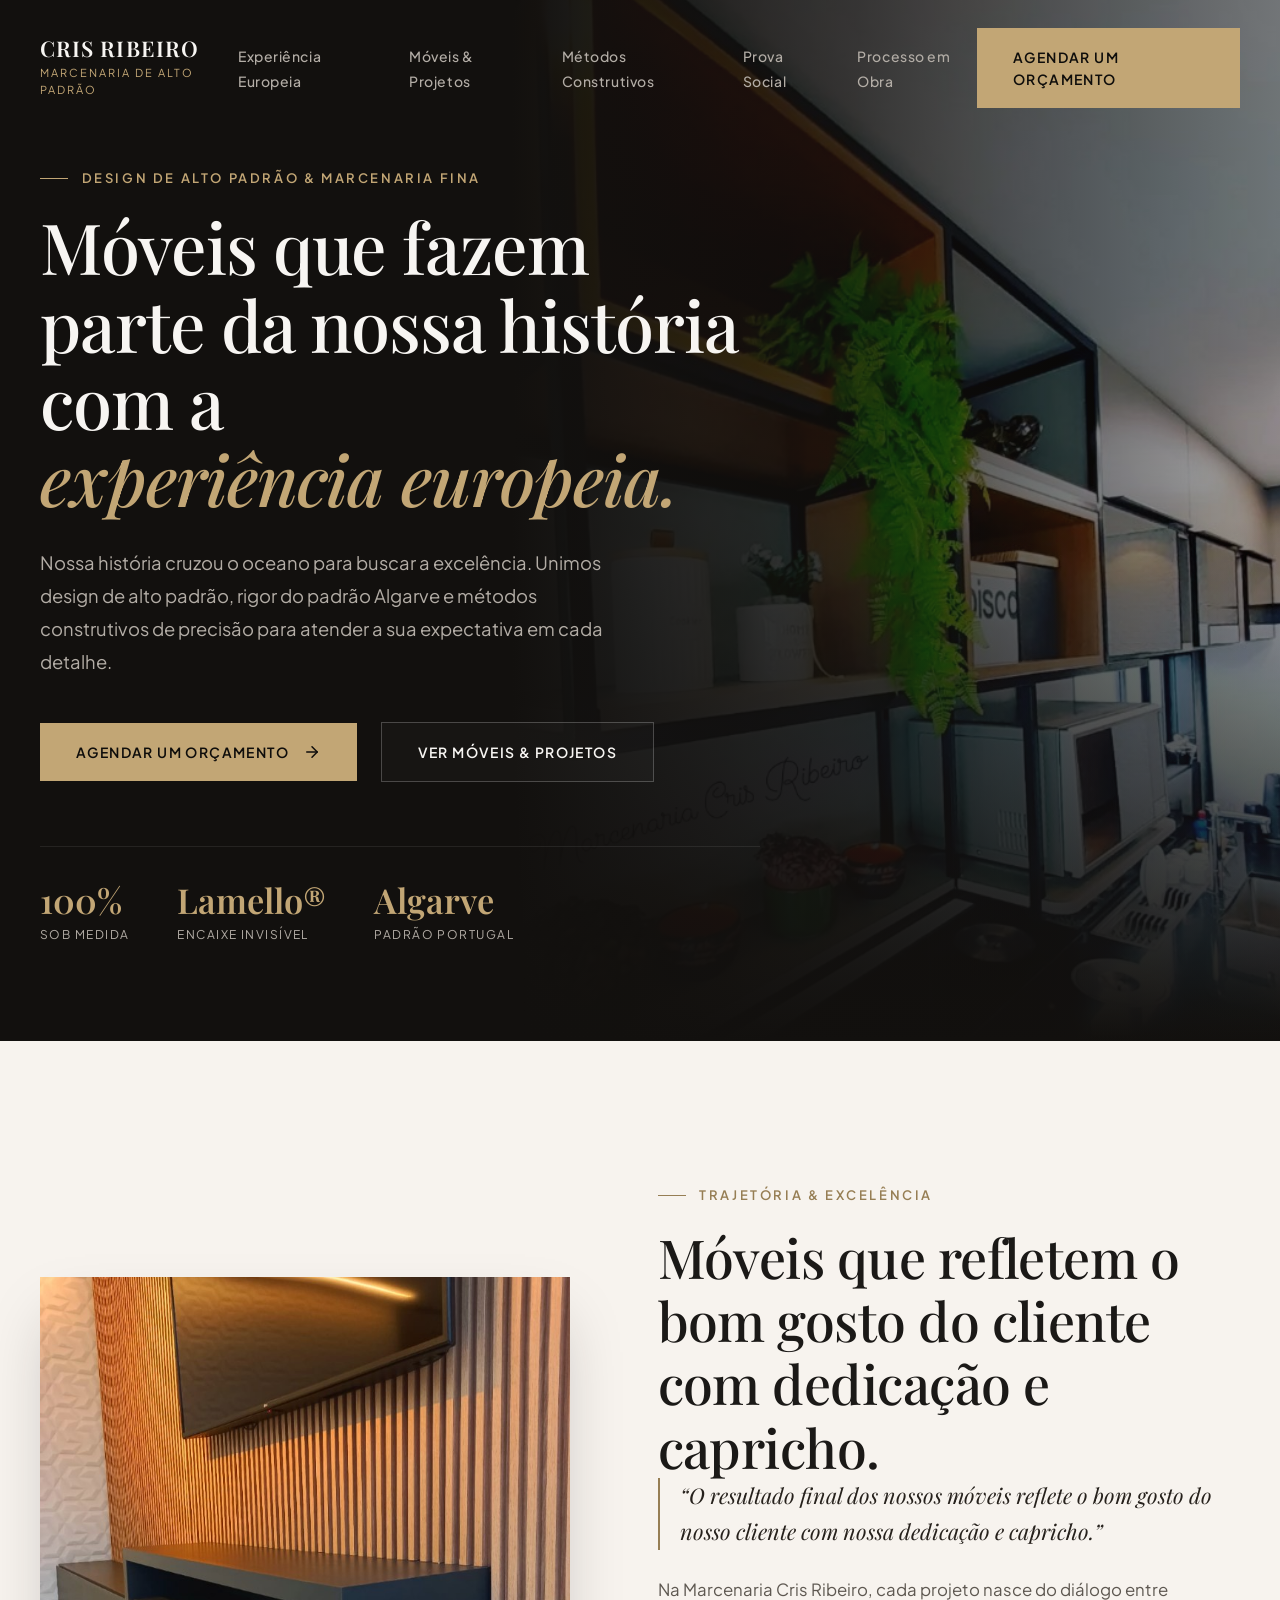
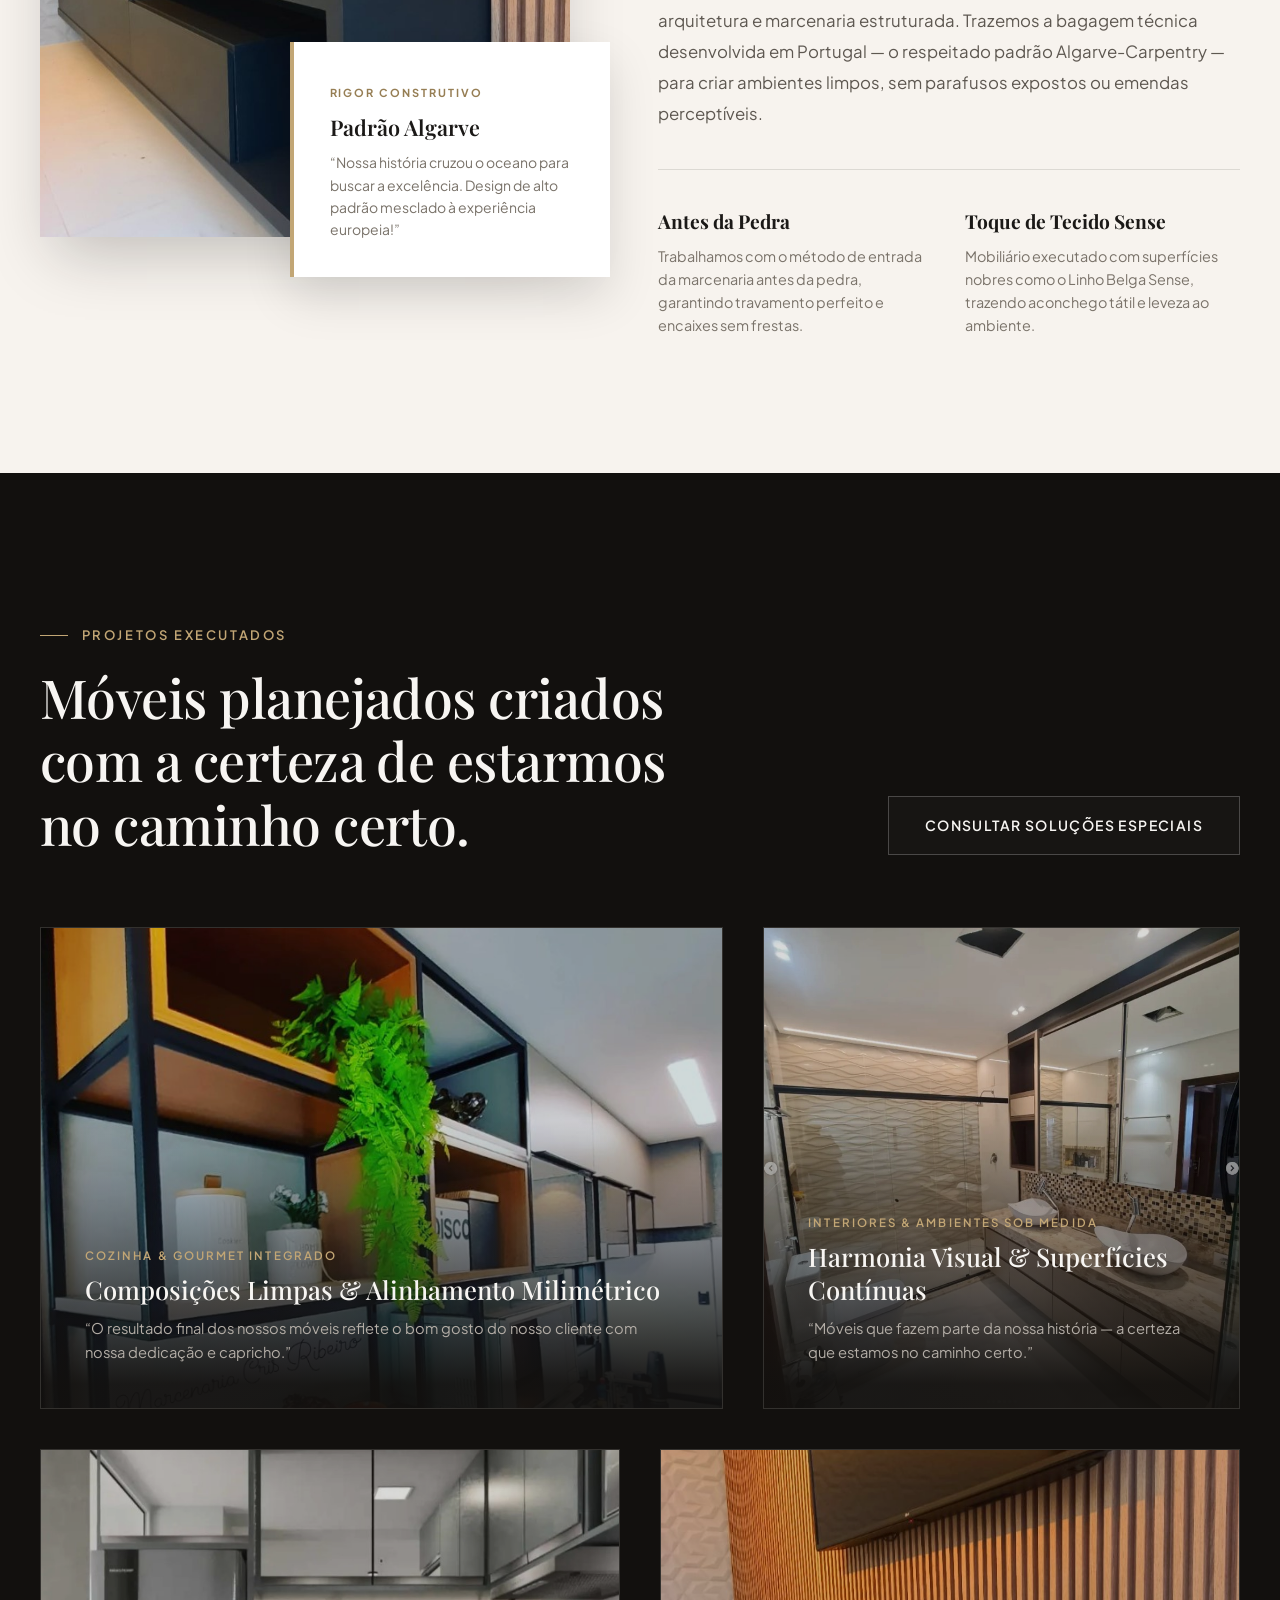
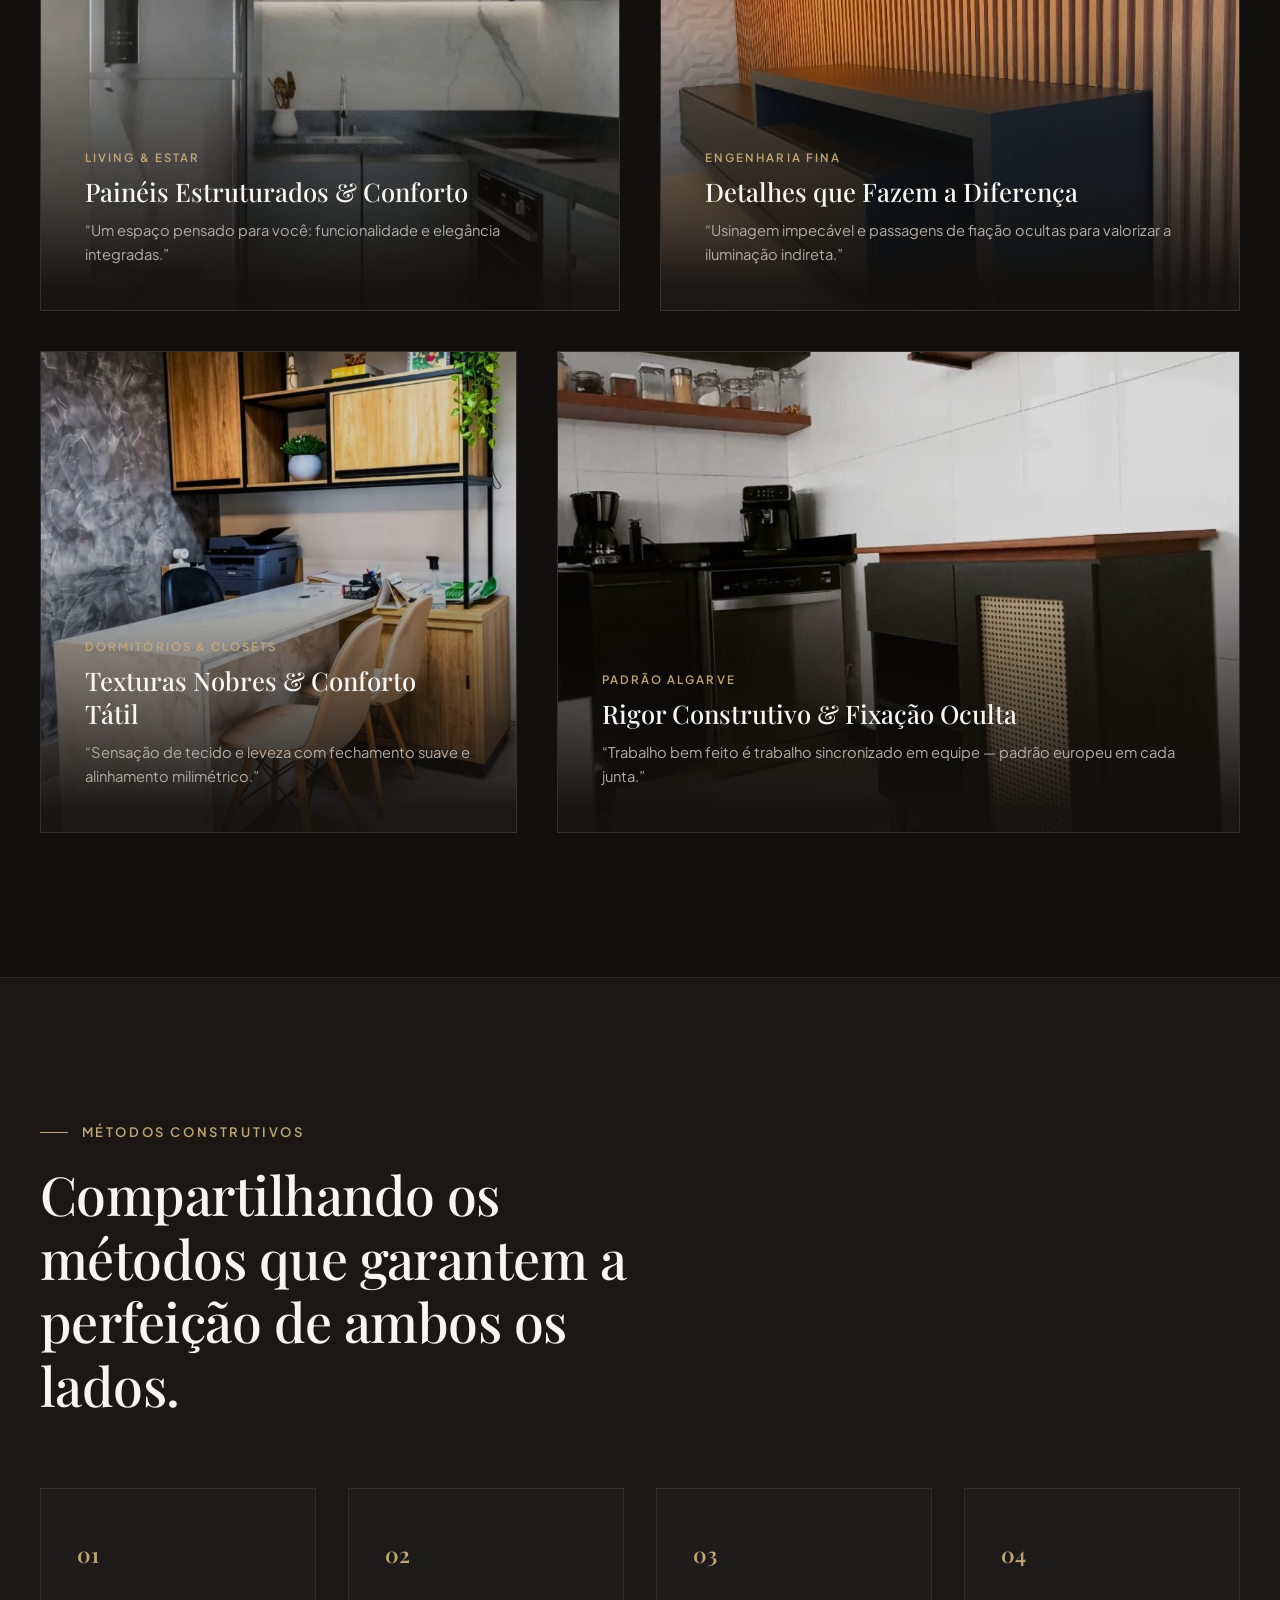
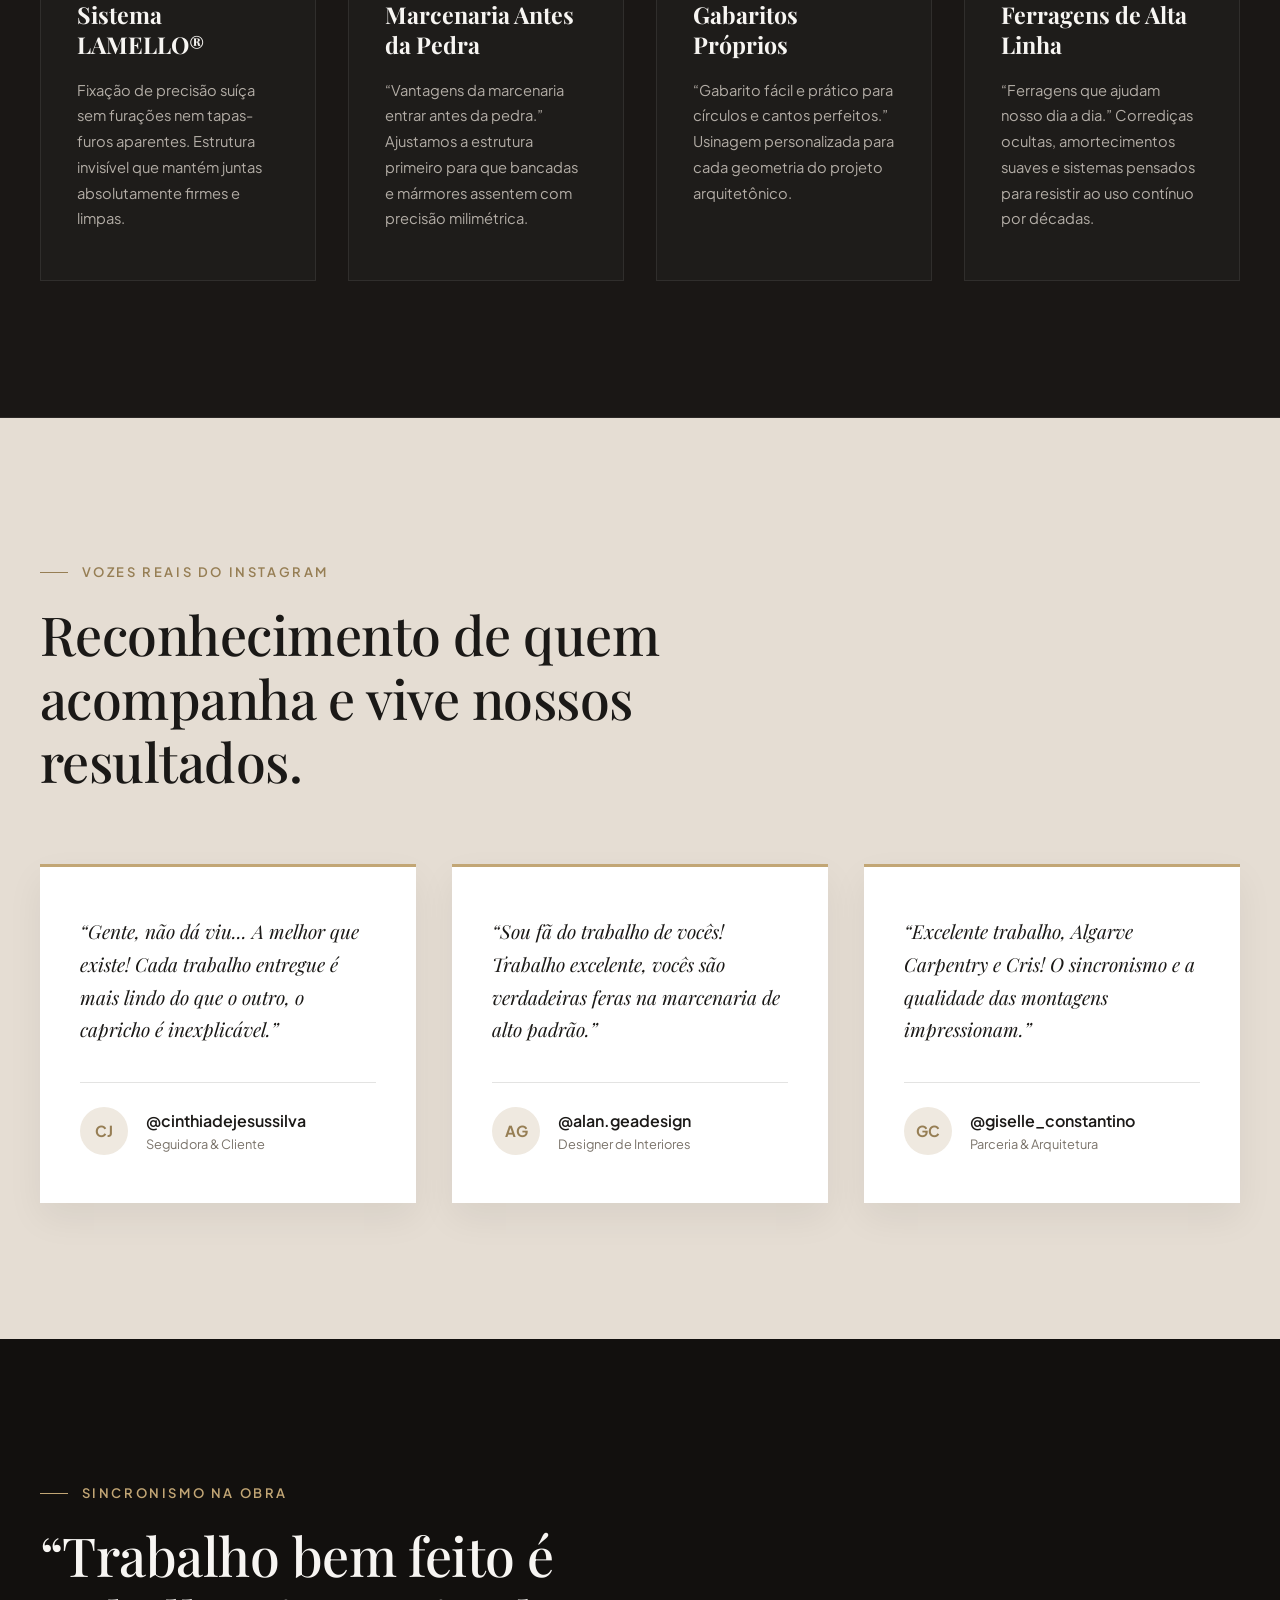
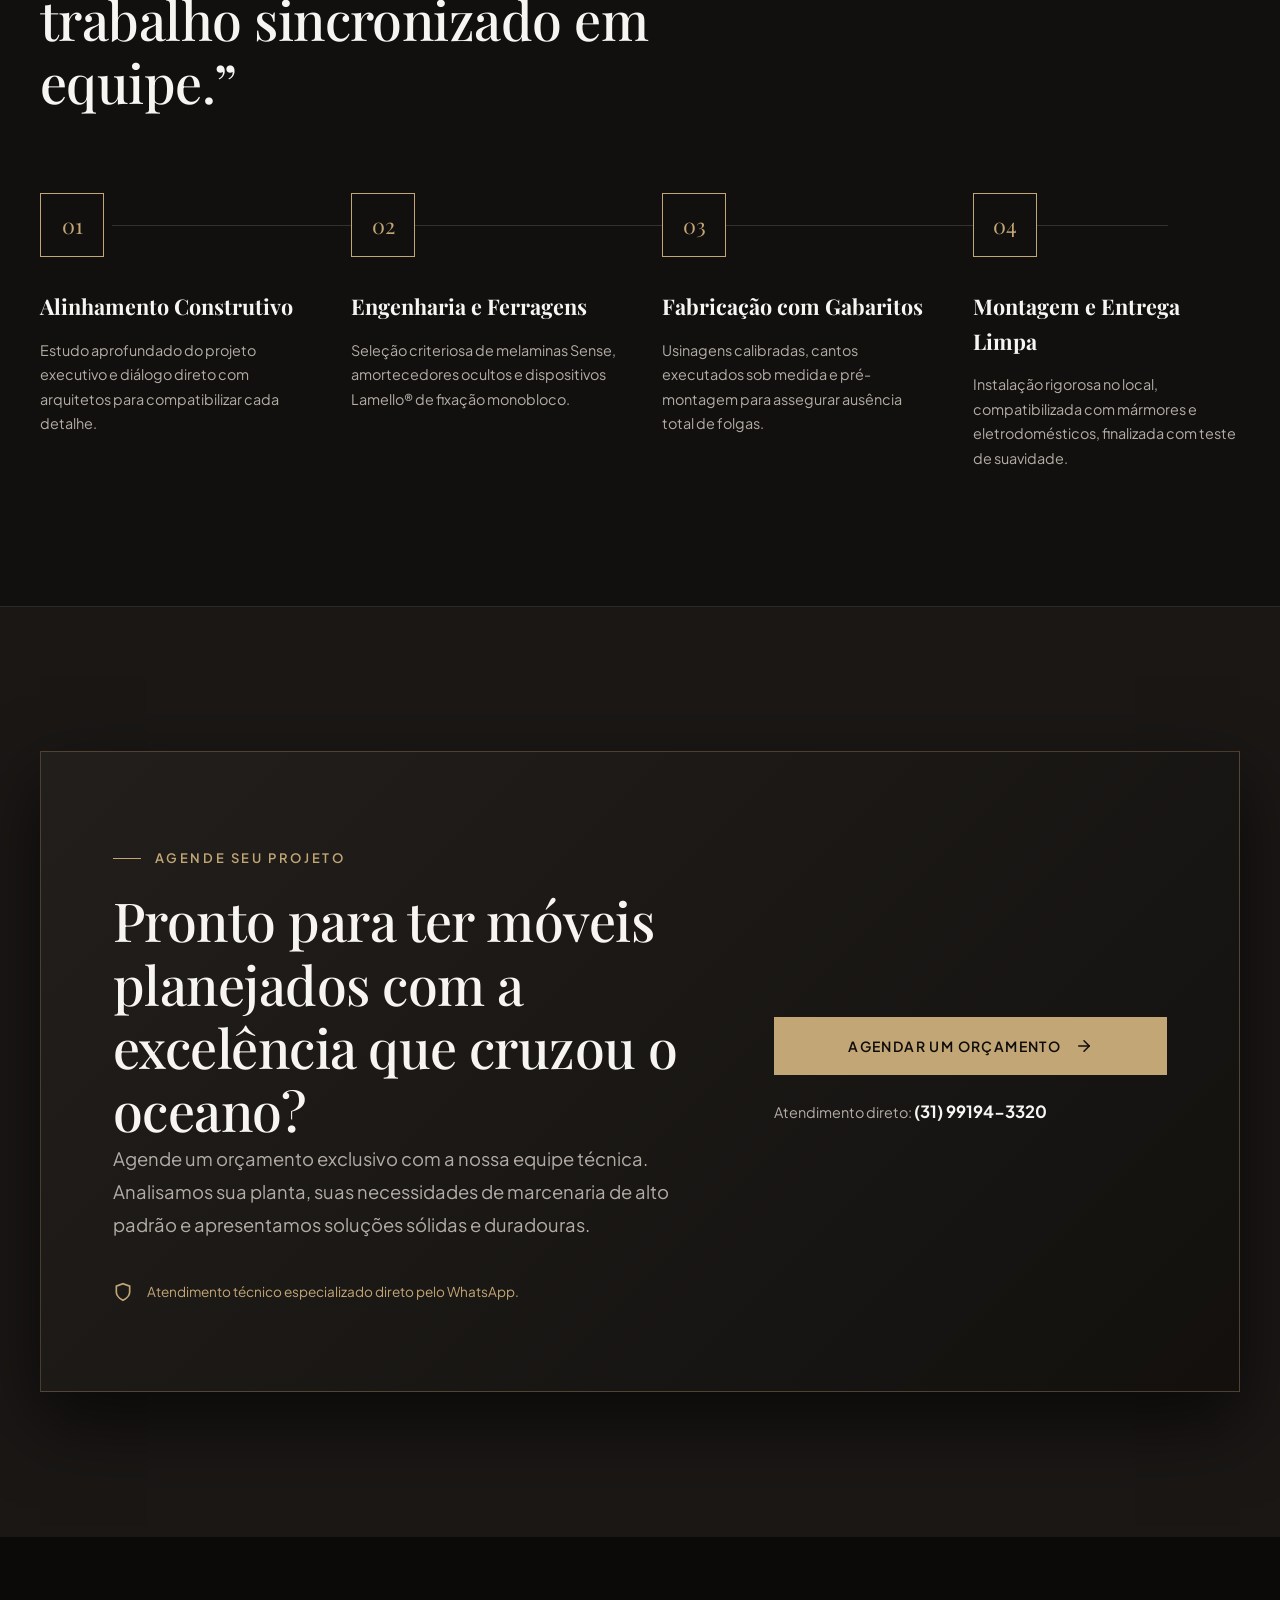
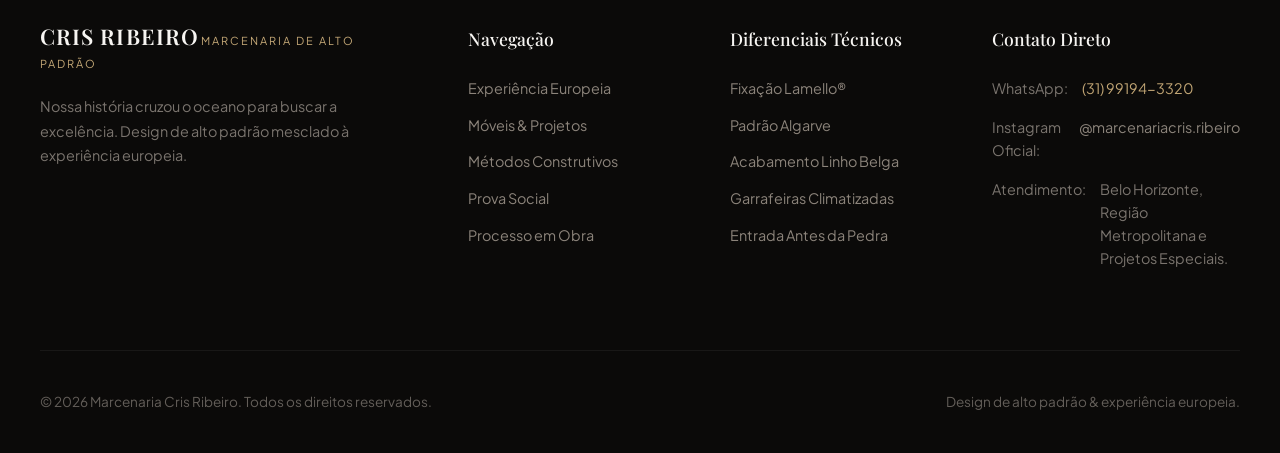
<file: index.html>
<!DOCTYPE html>
<html lang="pt-BR">
<head>
  <meta charset="UTF-8">
  <meta name="viewport" content="width=device-width, initial-scale=1.0">
  <title>Marcenaria Cris Ribeiro | Móveis Planejados & Marcenaria de Alto Padrão</title>
  <meta name="description" content="Nossa história cruzou o oceano para buscar a excelência. Design de alto padrão mesclado à experiência europeia, padrão Algarve, sistema Lamello® e rigor em cada detalhe.">

  <!-- Google Fonts: Playfair Display & Plus Jakarta Sans -->
  <link rel="preconnect" href="https://fonts.googleapis.com">
  <link rel="preconnect" href="https://fonts.gstatic.com" crossorigin>
  <link href="https://fonts.googleapis.com/css2?family=Plus+Jakarta+Sans:wght@300;400;500;600;700&family=Playfair+Display:ital,wght@0,400;0,500;0,600;0,700;1,400;1,500&display=swap" rel="stylesheet">

  <!-- Stylesheet -->
  <link rel="stylesheet" href="assets/css/style.css">
</head>
<body>

  <!-- HEADER -->
  <header class="site-header">
    <div class="container nav-container">
      <a href="#" class="brand-logo" aria-label="Marcenaria Cris Ribeiro">
        <div class="brand-text">
          <span class="brand-title">CRIS RIBEIRO</span>
          <span class="brand-tagline">Marcenaria de Alto Padrão</span>
        </div>
      </a>

      <nav>
        <ul class="nav-menu">
          <li><a href="#experiencia" class="nav-link">Experiência Europeia</a></li>
          <li><a href="#projetos" class="nav-link">Móveis & Projetos</a></li>
          <li><a href="#metodos" class="nav-link">Métodos Construtivos</a></li>
          <li><a href="#depoimentos" class="nav-link">Prova Social</a></li>
          <li><a href="#processo" class="nav-link">Processo em Obra</a></li>
        </ul>
      </nav>

      <div class="nav-cta">
        <a href="https://api.whatsapp.com/send?phone=5531991943320&text=Olá!%20Gostaria%20de%20agendar%20um%20orçamento%20para%20meu%20projeto%20com%20a%20Marcenaria%20Cris%20Ribeiro." class="btn btn-primary" target="_blank" rel="noopener noreferrer">
          Agendar um orçamento
        </a>
        <button class="nav-toggle" aria-label="Abrir menu de navegação">
          <span></span>
          <span></span>
          <span></span>
        </button>
      </div>
    </div>
  </header>

  <!-- HERO SECTION -->
  <section class="hero-section">
    <div class="hero-backdrop">
      <!-- Background Video loop from real high-standard workshop/furniture clips -->
      <video autoplay muted loop playsinline poster="assets/images/Foto1.jpg">
        <source src="assets/videos/video_11.mp4" type="video/mp4">
        <img src="assets/images/Foto1.jpg" alt="Móveis que fazem parte da nossa história">
      </video>
    </div>

    <div class="container">
      <div class="hero-content reveal-fade-up">
        <span class="eyebrow">Design de Alto Padrão & Marcenaria Fina</span>
        <h1 class="heading-hero hero-title">
          Móveis que fazem parte da nossa história com a <span>experiência europeia.</span>
        </h1>
        <p class="hero-desc">
          Nossa história cruzou o oceano para buscar a excelência. Unimos design de alto padrão, rigor do padrão Algarve e métodos construtivos de precisão para atender a sua expectativa em cada detalhe.
        </p>

        <div class="hero-actions">
          <a href="https://api.whatsapp.com/send?phone=5531991943320&text=Olá!%20Gostaria%20de%20agendar%20um%20orçamento%20com%20a%20Cris%20Ribeiro." class="btn btn-primary" target="_blank" rel="noopener noreferrer">
            Agendar um orçamento
            <svg width="18" height="18" viewBox="0 0 24 24" fill="none" stroke="currentColor" stroke-width="2" stroke-linecap="round" stroke-linejoin="round"><line x1="5" y1="12" x2="19" y2="12"></line><polyline points="12 5 19 12 12 19"></polyline></svg>
          </a>
          <a href="#projetos" class="btn btn-outline">
            Ver Móveis & Projetos
          </a>
        </div>

        <div class="hero-badges">
          <div class="hero-badge-item">
            <span class="badge-number">100%</span>
            <span class="badge-label">Sob Medida</span>
          </div>
          <div class="hero-badge-item">
            <span class="badge-number">Lamello®</span>
            <span class="badge-label">Encaixe Invisível</span>
          </div>
          <div class="hero-badge-item">
            <span class="badge-number">Algarve</span>
            <span class="badge-label">Padrão Portugal</span>
          </div>
        </div>
      </div>
    </div>
  </section>

  <!-- HERITAGE / EXPERIÊNCIA EUROPEIA (WARM CREAM SECTION) -->
  <section class="heritage-section" id="experiencia">
    <div class="container">
      <div class="heritage-grid">
        <div class="heritage-visual-wrap reveal-fade-left">
          <div class="heritage-main-img-box">
            <img src="assets/images/Foto4.jpg" alt="Acabamento milimétrico de marcenaria fina">
          </div>
          <div class="heritage-floating-card">
            <span class="floating-card-tag">Rigor Construtivo</span>
            <h4 class="floating-card-title">Padrão Algarve</h4>
            <p class="floating-card-text">
              “Nossa história cruzou o oceano para buscar a excelência. Design de alto padrão mesclado à experiência europeia!”
            </p>
          </div>
        </div>

        <div class="heritage-content reveal-fade-right">
          <span class="eyebrow eyebrow-dark">Trajetória & Excelência</span>
          <h2 class="heading-lg">Móveis que refletem o bom gosto do cliente com dedicação e capricho.</h2>
          <blockquote class="heritage-lead">
            “O resultado final dos nossos móveis reflete o bom gosto do nosso cliente com nossa dedicação e capricho.”
          </blockquote>
          <p>
            Na Marcenaria Cris Ribeiro, cada projeto nasce do diálogo entre arquitetura e marcenaria estruturada. Trazemos a bagagem técnica desenvolvida em Portugal — o respeitado padrão Algarve-Carpentry — para criar ambientes limpos, sem parafusos expostos ou emendas perceptíveis.
          </p>

          <div class="heritage-pillars">
            <div class="pillar-item">
              <h4>Antes da Pedra</h4>
              <p>Trabalhamos com o método de entrada da marcenaria antes da pedra, garantindo travamento perfeito e encaixes sem frestas.</p>
            </div>
            <div class="pillar-item">
              <h4>Toque de Tecido Sense</h4>
              <p>Mobiliário executado com superfícies nobres como o Linho Belga Sense, trazendo aconchego tátil e leveza ao ambiente.</p>
            </div>
          </div>
        </div>
      </div>
    </div>
  </section>

  <!-- PORTFOLIO SHOWCASE (FOCADO EM MÓVEIS E DETALHES DE PROJETOS) -->
  <section class="portfolio-section" id="projetos">
    <div class="container">
      <div class="section-head-flex reveal-fade-up">
        <div class="section-head-content">
          <span class="eyebrow">Projetos Executados</span>
          <h2 class="heading-lg">Móveis planejados criados com a certeza de estarmos no caminho certo.</h2>
        </div>
        <a href="https://api.whatsapp.com/send?phone=5531991943320&text=Olá!%20Gostaria%20de%20consultar%20projetos%20semelhantes." target="_blank" rel="noopener noreferrer" class="btn btn-outline">
          Consultar Soluções Especiais
        </a>
      </div>

      <div class="portfolio-grid">
        <!-- Card 1: Cozinha & Bancada Nobre (Foto 1) -->
        <div class="portfolio-card portfolio-card-large reveal-scale">
          <div class="portfolio-card-img-wrap">
            <img src="assets/images/Foto1.jpg" alt="Marcenaria de cozinha planejada de alto padrão e bancada nobre">
          </div>
          <div class="portfolio-overlay">
            <span class="portfolio-category">Cozinha & Gourmet Integrado</span>
            <h3 class="portfolio-title">Composições Limpas & Alinhamento Milimétrico</h3>
            <p class="portfolio-details">“O resultado final dos nossos móveis reflete o bom gosto do nosso cliente com nossa dedicação e capricho.”</p>
          </div>
        </div>

        <!-- Card 2: Armários e Detalhes Nobres (Foto 2) -->
        <div class="portfolio-card portfolio-card-tall reveal-scale">
          <div class="portfolio-card-img-wrap">
            <img src="assets/images/Foto2.jpg" alt="Mobiliário sob medida planejado com acabamento refinado">
          </div>
          <div class="portfolio-overlay">
            <span class="portfolio-category">Interiores & Ambientes Sob Medida</span>
            <h3 class="portfolio-title">Harmonia Visual & Superfícies Contínuas</h3>
            <p class="portfolio-details">“Móveis que fazem parte da nossa história — a certeza que estamos no caminho certo.”</p>
          </div>
        </div>

        <!-- Card 3: Estar & Painéis Nobres (Foto 3) -->
        <div class="portfolio-card portfolio-card-medium reveal-scale">
          <div class="portfolio-card-img-wrap">
            <img src="assets/images/Foto3.jpg" alt="Painel planejado e marcenaria para living">
          </div>
          <div class="portfolio-overlay">
            <span class="portfolio-category">Living & Estar</span>
            <h3 class="portfolio-title">Painéis Estruturados & Conforto</h3>
            <p class="portfolio-details">“Um espaço pensado para você: funcionalidade e elegância integradas.”</p>
          </div>
        </div>

        <!-- Card 4: Marcenaria com Iluminação e Detalhes Finos (Foto 4) -->
        <div class="portfolio-card portfolio-card-medium reveal-scale">
          <div class="portfolio-card-img-wrap">
            <img src="assets/images/Foto4.jpg" alt="Móvel planejado com nichos e iluminação embutida">
          </div>
          <div class="portfolio-overlay">
            <span class="portfolio-category">Engenharia Fina</span>
            <h3 class="portfolio-title">Detalhes que Fazem a Diferença</h3>
            <p class="portfolio-details">“Usinagem impecável e passagens de fiação ocultas para valorizar a iluminação indireta.”</p>
          </div>
        </div>

        <!-- Card 5: Armários com Acabamento Nobre (Foto 5) -->
        <div class="portfolio-card portfolio-card-tall reveal-scale">
          <div class="portfolio-card-img-wrap">
            <img src="assets/images/Foto5.jpg" alt="Armários planejados com ferragens ocultas e puxadores embutidos">
          </div>
          <div class="portfolio-overlay">
            <span class="portfolio-category">Dormitórios & Closets</span>
            <h3 class="portfolio-title">Texturas Nobres & Conforto Tátil</h3>
            <p class="portfolio-details">“Sensação de tecido e leveza com fechamento suave e alinhamento milimétrico.”</p>
          </div>
        </div>

        <!-- Card 6: Painel e Marcenaria Completa (Foto 6) -->
        <div class="portfolio-card portfolio-card-large reveal-scale">
          <div class="portfolio-card-img-wrap">
            <img src="assets/images/Foto6.jpg" alt="Ambiente integrado com móveis sob medida de alta marcenaria">
          </div>
          <div class="portfolio-overlay">
            <span class="portfolio-category">Padrão Algarve</span>
            <h3 class="portfolio-title">Rigor Construtivo & Fixação Oculta</h3>
            <p class="portfolio-details">“Trabalho bem feito é trabalho sincronizado em equipe — padrão europeu em cada junta.”</p>
          </div>
        </div>
      </div>
    </div>
  </section>

  <!-- MÉTODOS CONSTRUTIVOS / RIGOR TÉCNICO -->
  <section class="craft-section" id="metodos">
    <div class="container">
      <div class="section-head-content reveal-fade-up">
        <span class="eyebrow">Métodos Construtivos</span>
        <h2 class="heading-lg">Compartilhando os métodos que garantem a perfeição de ambos os lados.</h2>
      </div>

      <div class="craft-grid">
        <div class="craft-item reveal-fade-up">
          <span class="craft-num">01</span>
          <h3 class="craft-title">Sistema LAMELLO®</h3>
          <p class="craft-desc">Fixação de precisão suíça sem furações nem tapas-furos aparentes. Estrutura invisível que mantém juntas absolutamente firmes e limpas.</p>
        </div>

        <div class="craft-item reveal-fade-up">
          <span class="craft-num">02</span>
          <h3 class="craft-title">Marcenaria Antes da Pedra</h3>
          <p class="craft-desc">“Vantagens da marcenaria entrar antes da pedra.” Ajustamos a estrutura primeiro para que bancadas e mármores assentem com precisão milimétrica.</p>
        </div>

        <div class="craft-item reveal-fade-up">
          <span class="craft-num">03</span>
          <h3 class="craft-title">Gabaritos Próprios</h3>
          <p class="craft-desc">“Gabarito fácil e prático para círculos e cantos perfeitos.” Usinagem personalizada para cada geometria do projeto arquitetônico.</p>
        </div>

        <div class="craft-item reveal-fade-up">
          <span class="craft-num">04</span>
          <h3 class="craft-title">Ferragens de Alta Linha</h3>
          <p class="craft-desc">“Ferragens que ajudam nosso dia a dia.” Corrediças ocultas, amortecimentos suaves e sistemas pensados para resistir ao uso contínuo por décadas.</p>
        </div>
      </div>
    </div>
  </section>

  <!-- PROVA SOCIAL / COMENTÁRIOS REAIS DO INSTAGRAM -->
  <section class="testimonials-section" id="depoimentos">
    <div class="container">
      <div class="section-head-content reveal-fade-up">
        <span class="eyebrow eyebrow-dark">Vozes Reais do Instagram</span>
        <h2 class="heading-lg">Reconhecimento de quem acompanha e vive nossos resultados.</h2>
      </div>

      <div class="testimonials-grid">
        <div class="testimonial-card reveal-fade-up">
          <p class="testimonial-quote">
            “Gente, não dá viu... A melhor que existe! Cada trabalho entregue é mais lindo do que o outro, o capricho é inexplicável.”
          </p>
          <div class="testimonial-author">
            <div class="author-avatar">CJ</div>
            <div class="author-info">
              <h5>@cinthiadejesussilva</h5>
              <span>Seguidora & Cliente</span>
            </div>
          </div>
        </div>

        <div class="testimonial-card reveal-fade-up">
          <p class="testimonial-quote">
            “Sou fã do trabalho de vocês! Trabalho excelente, vocês são verdadeiras feras na marcenaria de alto padrão.”
          </p>
          <div class="testimonial-author">
            <div class="author-avatar">AG</div>
            <div class="author-info">
              <h5>@alan.geadesign</h5>
              <span>Designer de Interiores</span>
            </div>
          </div>
        </div>

        <div class="testimonial-card reveal-fade-up">
          <p class="testimonial-quote">
            “Excelente trabalho, Algarve Carpentry e Cris! O sincronismo e a qualidade das montagens impressionam.”
          </p>
          <div class="testimonial-author">
            <div class="author-avatar">GC</div>
            <div class="author-info">
              <h5>@giselle_constantino</h5>
              <span>Parceria & Arquitetura</span>
            </div>
          </div>
        </div>
      </div>
    </div>
  </section>

  <!-- PROCESSO EM OBRA -->
  <section class="process-section" id="processo">
    <div class="container">
      <div class="section-head-content reveal-fade-up">
        <span class="eyebrow">Sincronismo na Obra</span>
        <h2 class="heading-lg">“Trabalho bem feito é trabalho sincronizado em equipe.”</h2>
      </div>

      <div class="process-steps">
        <div class="step-item reveal-fade-up">
          <div class="step-node">01</div>
          <h4>Alinhamento Construtivo</h4>
          <p>Estudo aprofundado do projeto executivo e diálogo direto com arquitetos para compatibilizar cada detalhe.</p>
        </div>

        <div class="step-item reveal-fade-up">
          <div class="step-node">02</div>
          <h4>Engenharia e Ferragens</h4>
          <p>Seleção criteriosa de melaminas Sense, amortecedores ocultos e dispositivos Lamello® de fixação monobloco.</p>
        </div>

        <div class="step-item reveal-fade-up">
          <div class="step-node">03</div>
          <h4>Fabricação com Gabaritos</h4>
          <p>Usinagens calibradas, cantos executados sob medida e pré-montagem para assegurar ausência total de folgas.</p>
        </div>

        <div class="step-item reveal-fade-up">
          <div class="step-node">04</div>
          <h4>Montagem e Entrega Limpa</h4>
          <p>Instalação rigorosa no local, compatibilizada com mármores e eletrodomésticos, finalizada com teste de suavidade.</p>
        </div>
      </div>
    </div>
  </section>

  <!-- FINAL CONVERSION HERO / CTA -->
  <section class="final-cta-section">
    <div class="container">
      <div class="cta-box reveal-scale">
        <div class="cta-content">
          <span class="eyebrow">Agende Seu Projeto</span>
          <h2 class="heading-lg">Pronto para ter móveis planejados com a excelência que cruzou o oceano?</h2>
          <p>
            Agende um orçamento exclusivo com a nossa equipe técnica. Analisamos sua planta, suas necessidades de marcenaria de alto padrão e apresentamos soluções sólidas e duradouras.
          </p>
          <div class="cta-badge-note">
            <svg width="20" height="20" viewBox="0 0 24 24" fill="none" stroke="currentColor" stroke-width="2"><path d="M12 22s8-4 8-10V5l-8-3-8 3v7c0 6 8 10 8 10z"></path></svg>
            <span>Atendimento técnico especializado direto pelo WhatsApp.</span>
          </div>
        </div>

        <div class="cta-action-area">
          <a href="https://api.whatsapp.com/send?phone=5531991943320&text=Olá!%20Gostaria%20de%20agendar%20um%20orçamento%20para%20meu%20projeto%20com%20a%20Marcenaria%20Cris%20Ribeiro." class="btn btn-primary" style="width: 100%; text-align: center;" target="_blank" rel="noopener noreferrer">
            Agendar um orçamento
            <svg width="18" height="18" viewBox="0 0 24 24" fill="none" stroke="currentColor" stroke-width="2" stroke-linecap="round" stroke-linejoin="round"><line x1="5" y1="12" x2="19" y2="12"></line><polyline points="12 5 19 12 12 19"></polyline></svg>
          </a>
          <p class="cta-direct-phone text-center">
            Atendimento direto: <strong>(31) 99194-3320</strong>
          </p>
        </div>
      </div>
    </div>
  </section>

  <!-- FOOTER -->
  <footer class="site-footer">
    <div class="container">
      <div class="footer-top">
        <div class="footer-brand">
          <span class="brand-title">CRIS RIBEIRO</span>
          <span class="brand-tagline">Marcenaria de Alto Padrão</span>
          <p>
            Nossa história cruzou o oceano para buscar a excelência. Design de alto padrão mesclado à experiência europeia.
          </p>
        </div>

        <div class="footer-col">
          <h4>Navegação</h4>
          <ul>
            <li><a href="#experiencia">Experiência Europeia</a></li>
            <li><a href="#projetos">Móveis & Projetos</a></li>
            <li><a href="#metodos">Métodos Construtivos</a></li>
            <li><a href="#depoimentos">Prova Social</a></li>
            <li><a href="#processo">Processo em Obra</a></li>
          </ul>
        </div>

        <div class="footer-col">
          <h4>Diferenciais Técnicos</h4>
          <ul>
            <li><a href="#metodos">Fixação Lamello®</a></li>
            <li><a href="#metodos">Padrão Algarve</a></li>
            <li><a href="#projetos">Acabamento Linho Belga</a></li>
            <li><a href="#projetos">Garrafeiras Climatizadas</a></li>
            <li><a href="#metodos">Entrada Antes da Pedra</a></li>
          </ul>
        </div>

        <div class="footer-col">
          <h4>Contato Direto</h4>
          <div class="footer-contact-item">
            <span>WhatsApp:</span>
            <a href="https://api.whatsapp.com/send?phone=5531991943320" target="_blank" rel="noopener noreferrer" style="color: var(--accent-gold);">
              (31) 99194-3320
            </a>
          </div>
          <div class="footer-contact-item">
            <span>Instagram Oficial:</span>
            <a href="https://www.instagram.com/marcenariacris.ribeiro/" target="_blank" rel="noopener noreferrer">
              @marcenariacris.ribeiro
            </a>
          </div>
          <div class="footer-contact-item">
            <span>Atendimento:</span>
            <span>Belo Horizonte, Região Metropolitana e Projetos Especiais.</span>
          </div>
        </div>
      </div>

      <div class="footer-bottom">
        <p>&copy; 2026 Marcenaria Cris Ribeiro. Todos os direitos reservados.</p>
        <p>Design de alto padrão & experiência europeia.</p>
      </div>
    </div>
  </footer>

  <!-- Script com todas as animações e interações -->
  <script src="assets/js/main.js"></script>
</body>
</html>
</file>
<file: assets/css/style.css>
* {
  margin: 0;
  padding: 0;
  box-sizing: border-box;
}

:root {
  /* Warm Architectural & Editorial Palette */
  --bg-dark: #12100E;
  --bg-dark-elevated: #1A1715;
  --bg-dark-card: #221F1C;
  --bg-cream: #F7F3EE;
  --bg-cream-alt: #EFE9E0;
  --bg-stone: #E5DDD3;

  --text-light: #F7F5F2;
  --text-light-muted: #B3ADA6;
  --text-dark: #1B1917;
  --text-dark-muted: #5E5851;
  --text-dark-subtle: #7A736A;

  --accent-gold: #C2A675;
  --accent-gold-hover: #D8BD8C;
  --accent-gold-dark: #967E54;
  --accent-gold-glow: rgba(194, 166, 117, 0.28);

  --border-dark: rgba(255, 255, 255, 0.08);
  --border-dark-hover: rgba(194, 166, 117, 0.45);
  --border-light: rgba(27, 25, 23, 0.12);

  --font-serif: 'Playfair Display', 'Cormorant Garamond', Georgia, serif;
  --font-sans: 'Plus Jakarta Sans', system-ui, -apple-system, sans-serif;

  --ease-out: cubic-bezier(0.16, 1, 0.3, 1);
  --ease-elastic: cubic-bezier(0.34, 1.56, 0.64, 1);
  --transition-fast: 0.25s var(--ease-out);
  --transition-normal: 0.45s var(--ease-out);
  --transition-slow: 0.85s var(--ease-out);
}

html {
  scroll-behavior: smooth;
  font-family: var(--font-sans);
  background-color: var(--bg-dark);
  color: var(--text-light);
  -webkit-font-smoothing: antialiased;
  -moz-osx-font-smoothing: grayscale;
}

body {
  overflow-x: hidden;
  line-height: 1.6;
  position: relative;
}

/* Custom Scroll Indicator */
.scroll-progress-bar {
  position: fixed;
  top: 0;
  left: 0;
  height: 3px;
  background: linear-gradient(90deg, var(--accent-gold), #F7F5F2);
  z-index: 1001;
  width: 0%;
  transition: width 0.1s linear;
}

img {
  max-width: 100%;
  height: auto;
  display: block;
}

a {
  text-decoration: none;
  color: inherit;
}

button {
  font-family: inherit;
  cursor: pointer;
  border: none;
  background: none;
}

.container {
  width: 100%;
  max-width: 1360px;
  margin: 0 auto;
  padding: 0 2.5rem;
}

@media (max-width: 768px) {
  .container {
    padding: 0 1.25rem;
  }
}

/* TYPOGRAPHY UTILITIES */
.eyebrow {
  font-size: 0.8125rem;
  text-transform: uppercase;
  letter-spacing: 0.2em;
  font-weight: 600;
  color: var(--accent-gold);
  display: inline-flex;
  align-items: center;
  gap: 0.85rem;
  margin-bottom: 1.2rem;
}

.eyebrow::before {
  content: '';
  display: inline-block;
  width: 28px;
  height: 1px;
  background: currentColor;
  transition: width 0.4s ease;
}

.eyebrow:hover::before {
  width: 44px;
}

.eyebrow-dark {
  color: var(--accent-gold-dark);
}

.heading-hero {
  font-family: var(--font-serif);
  font-size: clamp(2.75rem, 5.5vw, 4.5rem);
  font-weight: 500;
  line-height: 1.1;
  letter-spacing: -0.015em;
}

.heading-lg {
  font-family: var(--font-serif);
  font-size: clamp(2.25rem, 4.2vw, 3.5rem);
  font-weight: 500;
  line-height: 1.18;
  letter-spacing: -0.01em;
}

.heading-md {
  font-family: var(--font-serif);
  font-size: clamp(1.6rem, 2.8vw, 2.35rem);
  font-weight: 500;
  line-height: 1.25;
}

/* BUTTONS & CTAs WITH MICRO-INTERACTIONS */
.btn {
  display: inline-flex;
  align-items: center;
  justify-content: center;
  gap: 0.85rem;
  padding: 1.1rem 2.25rem;
  font-size: 0.875rem;
  font-weight: 600;
  letter-spacing: 0.1em;
  text-transform: uppercase;
  position: relative;
  overflow: hidden;
  z-index: 1;
  transition: var(--transition-normal);
}

.btn-primary {
  background-color: var(--accent-gold);
  color: #0E0D0B;
}

.btn-primary::before {
  content: '';
  position: absolute;
  top: 0;
  left: -100%;
  width: 100%;
  height: 100%;
  background: linear-gradient(90deg, transparent, rgba(255, 255, 255, 0.4), transparent);
  transition: 0.6s ease;
  z-index: -1;
}

.btn-primary:hover {
  background-color: var(--accent-gold-hover);
  transform: translateY(-3px);
  box-shadow: 0 14px 30px var(--accent-gold-glow);
}

.btn-primary:hover::before {
  left: 100%;
}

.btn-primary svg {
  transition: transform 0.3s var(--ease-elastic);
}

.btn-primary:hover svg {
  transform: translateX(5px);
}

.btn-outline {
  border: 1px solid rgba(255, 255, 255, 0.22);
  color: var(--text-light);
  background: rgba(255, 255, 255, 0.02);
}

.btn-outline:hover {
  border-color: var(--accent-gold);
  color: var(--accent-gold);
  transform: translateY(-2px);
  background: rgba(194, 166, 117, 0.08);
}

/* SITE HEADER */
.site-header {
  position: fixed;
  top: 0;
  left: 0;
  width: 100%;
  z-index: 1000;
  padding: 1.75rem 0;
  transition: var(--transition-normal);
}

.site-header.scrolled {
  background: rgba(18, 16, 14, 0.94);
  backdrop-filter: blur(20px);
  -webkit-backdrop-filter: blur(20px);
  padding: 1rem 0;
  border-bottom: 1px solid var(--border-dark);
  box-shadow: 0 10px 30px rgba(0, 0, 0, 0.4);
}

.nav-container {
  display: flex;
  align-items: center;
  justify-content: space-between;
}

.brand-logo {
  display: flex;
  align-items: center;
  gap: 0.85rem;
}

.brand-text {
  display: flex;
  flex-direction: column;
}

.brand-title {
  font-family: var(--font-serif);
  font-size: 1.35rem;
  font-weight: 600;
  letter-spacing: 0.05em;
  color: var(--text-light);
  line-height: 1.1;
  transition: color 0.3s ease;
}

.brand-logo:hover .brand-title {
  color: var(--accent-gold);
}

.brand-tagline {
  font-size: 0.6875rem;
  letter-spacing: 0.18em;
  text-transform: uppercase;
  color: var(--accent-gold);
  margin-top: 0.2rem;
}

.nav-menu {
  display: flex;
  align-items: center;
  gap: 2.25rem;
  list-style: none;
}

.nav-link {
  font-size: 0.875rem;
  font-weight: 500;
  letter-spacing: 0.04em;
  color: var(--text-light-muted);
  position: relative;
  padding: 0.35rem 0;
  transition: color 0.3s ease;
}

.nav-link::after {
  content: '';
  position: absolute;
  bottom: 0;
  left: 0;
  width: 0;
  height: 1px;
  background-color: var(--accent-gold);
  transition: width 0.35s var(--ease-out);
}

.nav-link:hover {
  color: var(--text-light);
}

.nav-link:hover::after {
  width: 100%;
}

.nav-cta {
  display: flex;
  align-items: center;
  gap: 1.25rem;
}

.nav-toggle {
  display: none;
  flex-direction: column;
  gap: 6px;
  padding: 0.5rem;
}

.nav-toggle span {
  display: block;
  width: 26px;
  height: 2px;
  background-color: var(--text-light);
  transition: var(--transition-normal);
}

/* HERO SECTION WITH VIDEO/IMAGE BACKGROUND & PARALLAX */
.hero-section {
  position: relative;
  min-height: 100vh;
  display: flex;
  align-items: center;
  padding: 10rem 0 6rem;
  background-color: var(--bg-dark);
  overflow: hidden;
}

.hero-backdrop {
  position: absolute;
  top: 0;
  right: 0;
  width: 60%;
  height: 100%;
  z-index: 1;
  overflow: hidden;
  pointer-events: none;
}

.hero-backdrop video,
.hero-backdrop img {
  width: 100%;
  height: 100%;
  object-fit: cover;
  filter: brightness(0.85) contrast(1.1);
  transform: scale(1.05);
  transition: transform 1.2s ease-out;
}

.hero-backdrop::after {
  content: '';
  position: absolute;
  inset: 0;
  background: linear-gradient(90deg, var(--bg-dark) 0%, rgba(18, 16, 14, 0.75) 45%, rgba(18, 16, 14, 0.25) 100%),
              linear-gradient(0deg, var(--bg-dark) 0%, transparent 50%);
}

.hero-content {
  position: relative;
  z-index: 2;
  max-width: 720px;
}

.hero-title {
  margin-bottom: 1.75rem;
  color: var(--text-light);
}

.hero-title span {
  color: var(--accent-gold);
  font-style: italic;
  position: relative;
  display: inline-block;
}

.hero-desc {
  color: var(--text-light-muted);
  margin-bottom: 2.75rem;
  font-size: 1.15rem;
  max-width: 600px;
  line-height: 1.8;
}

.hero-actions {
  display: flex;
  align-items: center;
  gap: 1.5rem;
  flex-wrap: wrap;
  margin-bottom: 4rem;
}

.hero-badges {
  display: flex;
  align-items: center;
  gap: 3rem;
  padding-top: 2.25rem;
  border-top: 1px solid var(--border-dark);
}

.hero-badge-item {
  display: flex;
  flex-direction: column;
}

.badge-number {
  font-family: var(--font-serif);
  font-size: 2.15rem;
  font-weight: 600;
  color: var(--accent-gold);
  line-height: 1;
}

.badge-label {
  font-size: 0.75rem;
  text-transform: uppercase;
  letter-spacing: 0.12em;
  color: var(--text-light-muted);
  margin-top: 0.5rem;
}

/* SECTION 2: HERITAGE / EUROPEAN EXPERIENCE (LIGHT THEME) */
.heritage-section {
  background-color: var(--bg-cream);
  color: var(--text-dark);
  padding: 8.5rem 0;
  position: relative;
  overflow: hidden;
}

.heritage-grid {
  display: grid;
  grid-template-columns: 1fr 1.1fr;
  gap: 5.5rem;
  align-items: center;
}

.heritage-visual-wrap {
  position: relative;
}

.heritage-main-img-box {
  width: 100%;
  height: 560px;
  overflow: hidden;
  box-shadow: 0 30px 60px -15px rgba(27, 25, 23, 0.25);
  position: relative;
}

.heritage-main-img-box img {
  width: 100%;
  height: 100%;
  object-fit: cover;
  transition: transform 1s var(--ease-out);
}

.heritage-visual-wrap:hover .heritage-main-img-box img {
  transform: scale(1.06);
}

.heritage-floating-card {
  position: absolute;
  bottom: -2.5rem;
  right: -2.5rem;
  background-color: #FFFFFF;
  padding: 2.25rem;
  box-shadow: 0 20px 45px rgba(0, 0, 0, 0.12);
  border-left: 4px solid var(--accent-gold);
  max-width: 320px;
  transition: transform 0.4s var(--ease-out), box-shadow 0.4s ease;
}

.heritage-floating-card:hover {
  transform: translateY(-6px);
  box-shadow: 0 25px 55px rgba(0, 0, 0, 0.16);
}

.floating-card-tag {
  font-size: 0.6875rem;
  text-transform: uppercase;
  letter-spacing: 0.18em;
  color: var(--accent-gold-dark);
  font-weight: 700;
}

.floating-card-title {
  font-family: var(--font-serif);
  font-size: 1.35rem;
  color: var(--text-dark);
  margin: 0.4rem 0;
  font-weight: 600;
}

.floating-card-text {
  font-size: 0.875rem;
  color: var(--text-dark-subtle);
  line-height: 1.6;
}

.heritage-content .heritage-lead {
  font-family: var(--font-serif);
  font-size: 1.35rem;
  font-style: italic;
  line-height: 1.65;
  color: #26211C;
  margin-bottom: 1.5rem;
  border-left: 2px solid var(--accent-gold-dark);
  padding-left: 1.25rem;
}

.heritage-content p {
  color: var(--text-dark-muted);
  line-height: 1.85;
  margin-bottom: 2rem;
  font-size: 1.05rem;
}

.heritage-pillars {
  display: grid;
  grid-template-columns: 1fr 1fr;
  gap: 2rem;
  margin-top: 2.5rem;
  padding-top: 2.25rem;
  border-top: 1px solid var(--border-light);
}

.pillar-item h4 {
  font-family: var(--font-serif);
  font-size: 1.2rem;
  color: var(--text-dark);
  margin-bottom: 0.5rem;
}

.pillar-item p {
  font-size: 0.9rem;
  color: var(--text-dark-subtle);
  line-height: 1.6;
  margin-bottom: 0;
}

/* SECTION 3: PORTFOLIO SHOWCASE WITH MOUSE HOVER PARALLAX */
.portfolio-section {
  background-color: var(--bg-dark);
  padding: 9rem 0;
  position: relative;
}

.section-head-flex {
  display: flex;
  justify-content: space-between;
  align-items: flex-end;
  margin-bottom: 4.5rem;
  gap: 2rem;
  flex-wrap: wrap;
}

.section-head-content {
  max-width: 650px;
}

.portfolio-grid {
  display: grid;
  grid-template-columns: repeat(12, 1fr);
  gap: 2.5rem;
}

.portfolio-card {
  position: relative;
  background-color: var(--bg-dark-card);
  overflow: hidden;
  border: 1px solid var(--border-dark);
  transition: transform 0.5s var(--ease-out), border-color 0.4s ease, box-shadow 0.5s ease;
  cursor: pointer;
}

.portfolio-card:hover {
  border-color: var(--border-dark-hover);
  transform: translateY(-8px);
  box-shadow: 0 25px 50px rgba(0, 0, 0, 0.5);
}

.portfolio-card-large {
  grid-column: span 7;
}

.portfolio-card-tall {
  grid-column: span 5;
}

.portfolio-card-medium {
  grid-column: span 6;
}

.portfolio-card-third {
  grid-column: span 4;
}

.portfolio-card-img-wrap {
  width: 100%;
  height: 480px;
  overflow: hidden;
  position: relative;
}

.portfolio-card-tall .portfolio-card-img-wrap {
  height: 480px;
}

.portfolio-card-medium .portfolio-card-img-wrap {
  height: 460px;
}

.portfolio-card-third .portfolio-card-img-wrap {
  height: 460px;
}

.portfolio-card img {
  width: 100%;
  height: 100%;
  object-fit: cover;
  transition: transform 1s var(--ease-out), filter 0.8s ease;
  filter: brightness(0.85);
}

.portfolio-card:hover img {
  transform: scale(1.08);
  filter: brightness(1);
}

.portfolio-overlay {
  position: absolute;
  inset: 0;
  background: linear-gradient(180deg, transparent 40%, rgba(18, 16, 14, 0.95) 95%);
  display: flex;
  flex-direction: column;
  justify-content: flex-end;
  padding: 2.75rem;
  transition: var(--transition-normal);
}

.portfolio-category {
  font-size: 0.72rem;
  text-transform: uppercase;
  letter-spacing: 0.18em;
  color: var(--accent-gold);
  font-weight: 600;
  margin-bottom: 0.5rem;
  display: inline-flex;
  align-items: center;
  gap: 0.5rem;
}

.portfolio-title {
  font-family: var(--font-serif);
  font-size: 1.6rem;
  color: var(--text-light);
  font-weight: 500;
  line-height: 1.3;
  transition: color 0.3s ease;
}

.portfolio-card:hover .portfolio-title {
  color: var(--accent-gold-hover);
}

.portfolio-details {
  font-size: 0.92rem;
  color: var(--text-light-muted);
  margin-top: 0.65rem;
  line-height: 1.6;
}

/* SECTION 4: CRAFTSMANSHIP & RIGOR */
.craft-section {
  background-color: var(--bg-dark-elevated);
  padding: 8.5rem 0;
  border-top: 1px solid var(--border-dark);
  border-bottom: 1px solid var(--border-dark);
  position: relative;
}

.craft-grid {
  display: grid;
  grid-template-columns: repeat(4, 1fr);
  gap: 2rem;
  margin-top: 4.5rem;
}

.craft-item {
  padding: 3rem 2.25rem;
  background: rgba(255, 255, 255, 0.02);
  border: 1px solid var(--border-dark);
  position: relative;
  transition: transform 0.45s var(--ease-out), background 0.45s ease, border-color 0.45s ease, box-shadow 0.45s ease;
}

.craft-item::before {
  content: '';
  position: absolute;
  top: 0;
  left: 0;
  width: 0;
  height: 2px;
  background-color: var(--accent-gold);
  transition: width 0.45s var(--ease-out);
}

.craft-item:hover {
  background: rgba(255, 255, 255, 0.05);
  border-color: rgba(194, 166, 117, 0.4);
  transform: translateY(-8px);
  box-shadow: 0 20px 40px rgba(0, 0, 0, 0.4);
}

.craft-item:hover::before {
  width: 100%;
}

.craft-num {
  font-family: var(--font-serif);
  font-size: 1.35rem;
  color: var(--accent-gold);
  margin-bottom: 1.75rem;
  font-weight: 600;
  display: block;
}

.craft-title {
  font-family: var(--font-serif);
  font-size: 1.45rem;
  color: var(--text-light);
  margin-bottom: 1.1rem;
  line-height: 1.3;
}

.craft-desc {
  font-size: 0.92rem;
  color: var(--text-light-muted);
  line-height: 1.75;
}

/* SECTION 5: REAL INSTAGRAM CLIENT VOICES (WARM STONE) */
.testimonials-section {
  background-color: var(--bg-stone);
  color: var(--text-dark);
  padding: 8.5rem 0;
}

.testimonials-grid {
  display: grid;
  grid-template-columns: repeat(3, 1fr);
  gap: 2.25rem;
  margin-top: 4.5rem;
}

.testimonial-card {
  background: #FFFFFF;
  padding: 3rem 2.5rem;
  display: flex;
  flex-direction: column;
  justify-content: space-between;
  box-shadow: 0 15px 35px rgba(0, 0, 0, 0.06);
  border-top: 3px solid var(--accent-gold);
  transition: transform 0.45s var(--ease-out), box-shadow 0.45s ease;
}

.testimonial-card:hover {
  transform: translateY(-8px);
  box-shadow: 0 25px 50px rgba(0, 0, 0, 0.12);
}

.testimonial-quote {
  font-family: var(--font-serif);
  font-size: 1.2rem;
  line-height: 1.7;
  color: var(--text-dark);
  margin-bottom: 2.25rem;
  font-style: italic;
}

.testimonial-author {
  display: flex;
  align-items: center;
  gap: 1.1rem;
  padding-top: 1.5rem;
  border-top: 1px solid var(--border-light);
}

.author-avatar {
  width: 48px;
  height: 48px;
  border-radius: 50%;
  background-color: var(--bg-cream-alt);
  display: flex;
  align-items: center;
  justify-content: center;
  font-weight: 700;
  color: var(--accent-gold-dark);
  font-size: 0.95rem;
}

.author-info h5 {
  font-size: 1rem;
  font-weight: 600;
  color: var(--text-dark);
}

.author-info span {
  font-size: 0.8rem;
  color: var(--text-dark-subtle);
  display: block;
}

/* SECTION 6: PROCESS STEPS */
.process-section {
  background-color: var(--bg-dark);
  padding: 8.5rem 0;
}

.process-steps {
  display: grid;
  grid-template-columns: repeat(4, 1fr);
  gap: 2.75rem;
  margin-top: 5rem;
  position: relative;
}

.process-steps::before {
  content: '';
  position: absolute;
  top: 32px;
  left: 6%;
  right: 6%;
  height: 1px;
  background: rgba(255, 255, 255, 0.14);
  z-index: 1;
}

.step-item {
  position: relative;
  z-index: 2;
  transition: transform 0.4s var(--ease-out);
}

.step-item:hover {
  transform: translateY(-6px);
}

.step-node {
  width: 64px;
  height: 64px;
  background: var(--bg-dark);
  border: 1px solid var(--accent-gold);
  display: flex;
  align-items: center;
  justify-content: center;
  font-family: var(--font-serif);
  font-size: 1.35rem;
  color: var(--accent-gold);
  margin-bottom: 2rem;
  transition: background 0.4s ease, color 0.4s ease, transform 0.4s var(--ease-elastic);
}

.step-item:hover .step-node {
  background: var(--accent-gold);
  color: #12100E;
  transform: scale(1.1);
}

.step-item h4 {
  font-family: var(--font-serif);
  font-size: 1.35rem;
  color: var(--text-light);
  margin-bottom: 0.85rem;
}

.step-item p {
  font-size: 0.9rem;
  color: var(--text-light-muted);
  line-height: 1.7;
}

/* SECTION 7: FINAL CONVERSION BOX */
.final-cta-section {
  background-color: var(--bg-dark-elevated);
  padding: 9rem 0;
  position: relative;
  overflow: hidden;
  border-top: 1px solid var(--border-dark);
}

.cta-box {
  background: linear-gradient(135deg, rgba(34, 31, 28, 0.95) 0%, rgba(18, 16, 14, 0.98) 100%);
  border: 1px solid rgba(194, 166, 117, 0.3);
  padding: 5.5rem 4.5rem;
  position: relative;
  display: grid;
  grid-template-columns: 1.2fr 0.8fr;
  gap: 4.5rem;
  align-items: center;
  box-shadow: 0 30px 70px rgba(0, 0, 0, 0.6);
  transition: border-color 0.4s ease;
}

.cta-box:hover {
  border-color: rgba(194, 166, 117, 0.6);
}

.cta-content p {
  color: var(--text-light-muted);
  font-size: 1.15rem;
  line-height: 1.8;
  margin-bottom: 2.5rem;
}

.cta-action-area {
  display: flex;
  flex-direction: column;
  gap: 1.5rem;
}

.cta-badge-note {
  display: flex;
  align-items: center;
  gap: 0.85rem;
  font-size: 0.85rem;
  color: var(--accent-gold);
}

.cta-direct-phone {
  font-size: 0.9rem;
  color: var(--text-light-muted);
}

.cta-direct-phone strong {
  color: var(--text-light);
  font-size: 1.05rem;
}

/* FOOTER */
.site-footer {
  background-color: #0B0A09;
  color: #7A746E;
  padding: 5.5rem 0 2.5rem;
  border-top: 1px solid rgba(255, 255, 255, 0.05);
  font-size: 0.9rem;
}

.footer-top {
  display: grid;
  grid-template-columns: 1.8fr 1fr 1fr 1.2fr;
  gap: 3.5rem;
  padding-bottom: 4rem;
  border-bottom: 1px solid rgba(255, 255, 255, 0.06);
}

.footer-brand .brand-title {
  color: var(--text-light);
  margin-bottom: 0.5rem;
}

.footer-brand p {
  margin: 1.25rem 0 1.5rem;
  line-height: 1.7;
  max-width: 330px;
}

.footer-col h4 {
  font-family: var(--font-serif);
  color: var(--text-light);
  font-size: 1.1rem;
  margin-bottom: 1.5rem;
  font-weight: 500;
}

.footer-col ul {
  list-style: none;
  display: flex;
  flex-direction: column;
  gap: 0.85rem;
}

.footer-col a {
  color: #8C847B;
  transition: color 0.3s ease, transform 0.3s ease;
  display: inline-block;
}

.footer-col a:hover {
  color: var(--accent-gold);
  transform: translateX(4px);
}

.footer-contact-item {
  display: flex;
  align-items: flex-start;
  gap: 0.85rem;
  margin-bottom: 1rem;
  line-height: 1.6;
}

.footer-bottom {
  padding-top: 2.5rem;
  display: flex;
  justify-content: space-between;
  align-items: center;
  font-size: 0.85rem;
  color: #635E59;
}

/* ANIMATION UTILITIES FOR SCROLL REVEALS */
.reveal-fade-up {
  opacity: 0;
  transform: translateY(35px);
  transition: opacity 0.8s var(--ease-out), transform 0.8s var(--ease-out);
}

.reveal-fade-left {
  opacity: 0;
  transform: translateX(-40px);
  transition: opacity 0.85s var(--ease-out), transform 0.85s var(--ease-out);
}

.reveal-fade-right {
  opacity: 0;
  transform: translateX(40px);
  transition: opacity 0.85s var(--ease-out), transform 0.85s var(--ease-out);
}

.reveal-scale {
  opacity: 0;
  transform: scale(0.94);
  transition: opacity 0.8s var(--ease-out), transform 0.8s var(--ease-out);
}

.is-revealed {
  opacity: 1 !important;
  transform: translate(0) scale(1) !important;
}

/* RESPONSIVE BREAKPOINTS */
@media (max-width: 1024px) {
  .hero-backdrop {
    width: 100%;
    opacity: 0.35;
  }
  .heritage-grid {
    grid-template-columns: 1fr;
    gap: 4rem;
  }
  .portfolio-card-large,
  .portfolio-card-tall,
  .portfolio-card-medium,
  .portfolio-card-third {
    grid-column: span 12;
  }
  .craft-grid {
    grid-template-columns: repeat(2, 1fr);
  }
  .process-steps {
    grid-template-columns: repeat(2, 1fr);
    gap: 3.5rem;
  }
  .process-steps::before {
    display: none;
  }
  .cta-box {
    grid-template-columns: 1fr;
    padding: 3.5rem 2.5rem;
  }
  .footer-top {
    grid-template-columns: repeat(2, 1fr);
  }
}

@media (max-width: 768px) {
  .nav-menu, .nav-cta .btn {
    display: none;
  }
  .nav-toggle {
    display: flex;
  }
  .nav-menu.mobile-open {
    display: flex;
    flex-direction: column;
    position: fixed;
    top: 72px;
    left: 0;
    width: 100%;
    background: #12100E;
    padding: 2.5rem 2rem;
    gap: 1.5rem;
    border-bottom: 1px solid var(--border-dark);
  }
  .craft-grid, .testimonials-grid, .process-steps {
    grid-template-columns: 1fr;
  }
  .footer-top {
    grid-template-columns: 1fr;
    gap: 2.5rem;
  }
  .footer-bottom {
    flex-direction: column;
    gap: 1rem;
    text-align: center;
  }
  .heritage-floating-card {
    position: static;
    margin-top: 1.5rem;
    max-width: 100%;
  }
}
</file>
